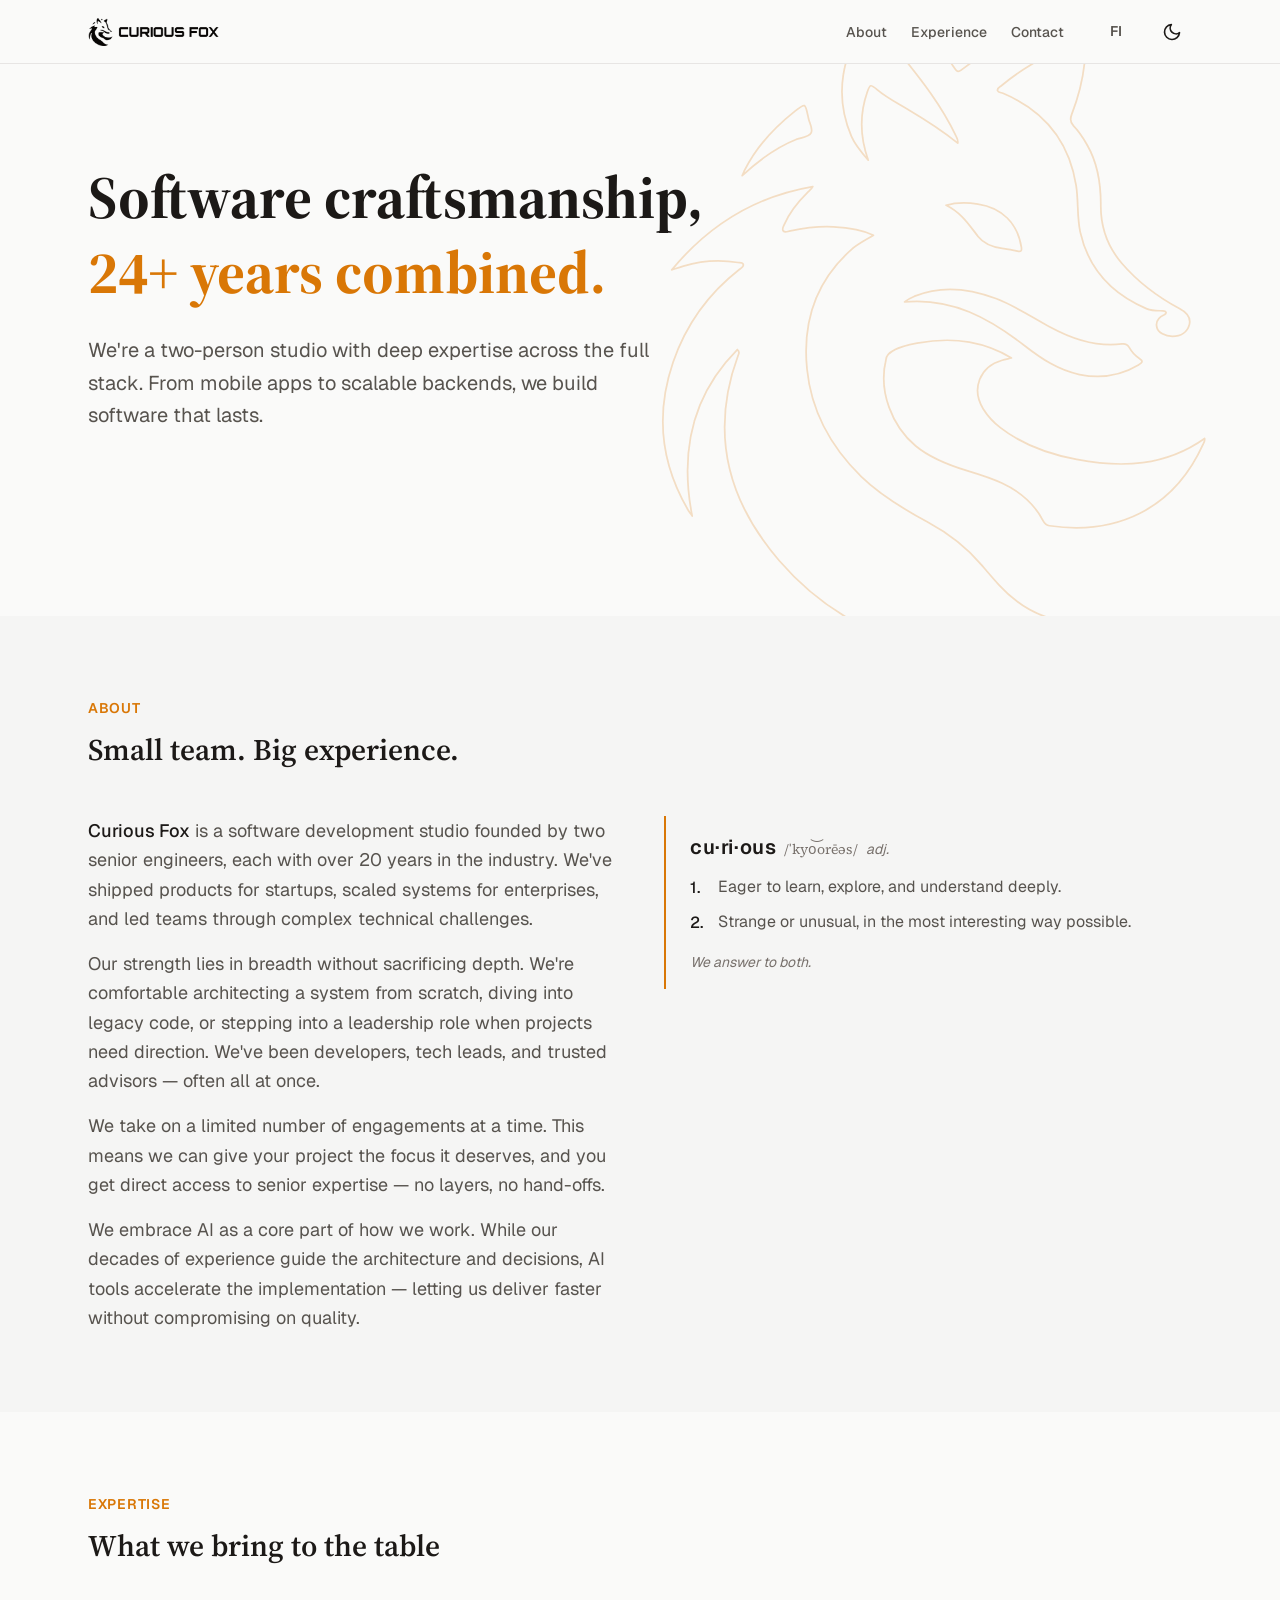
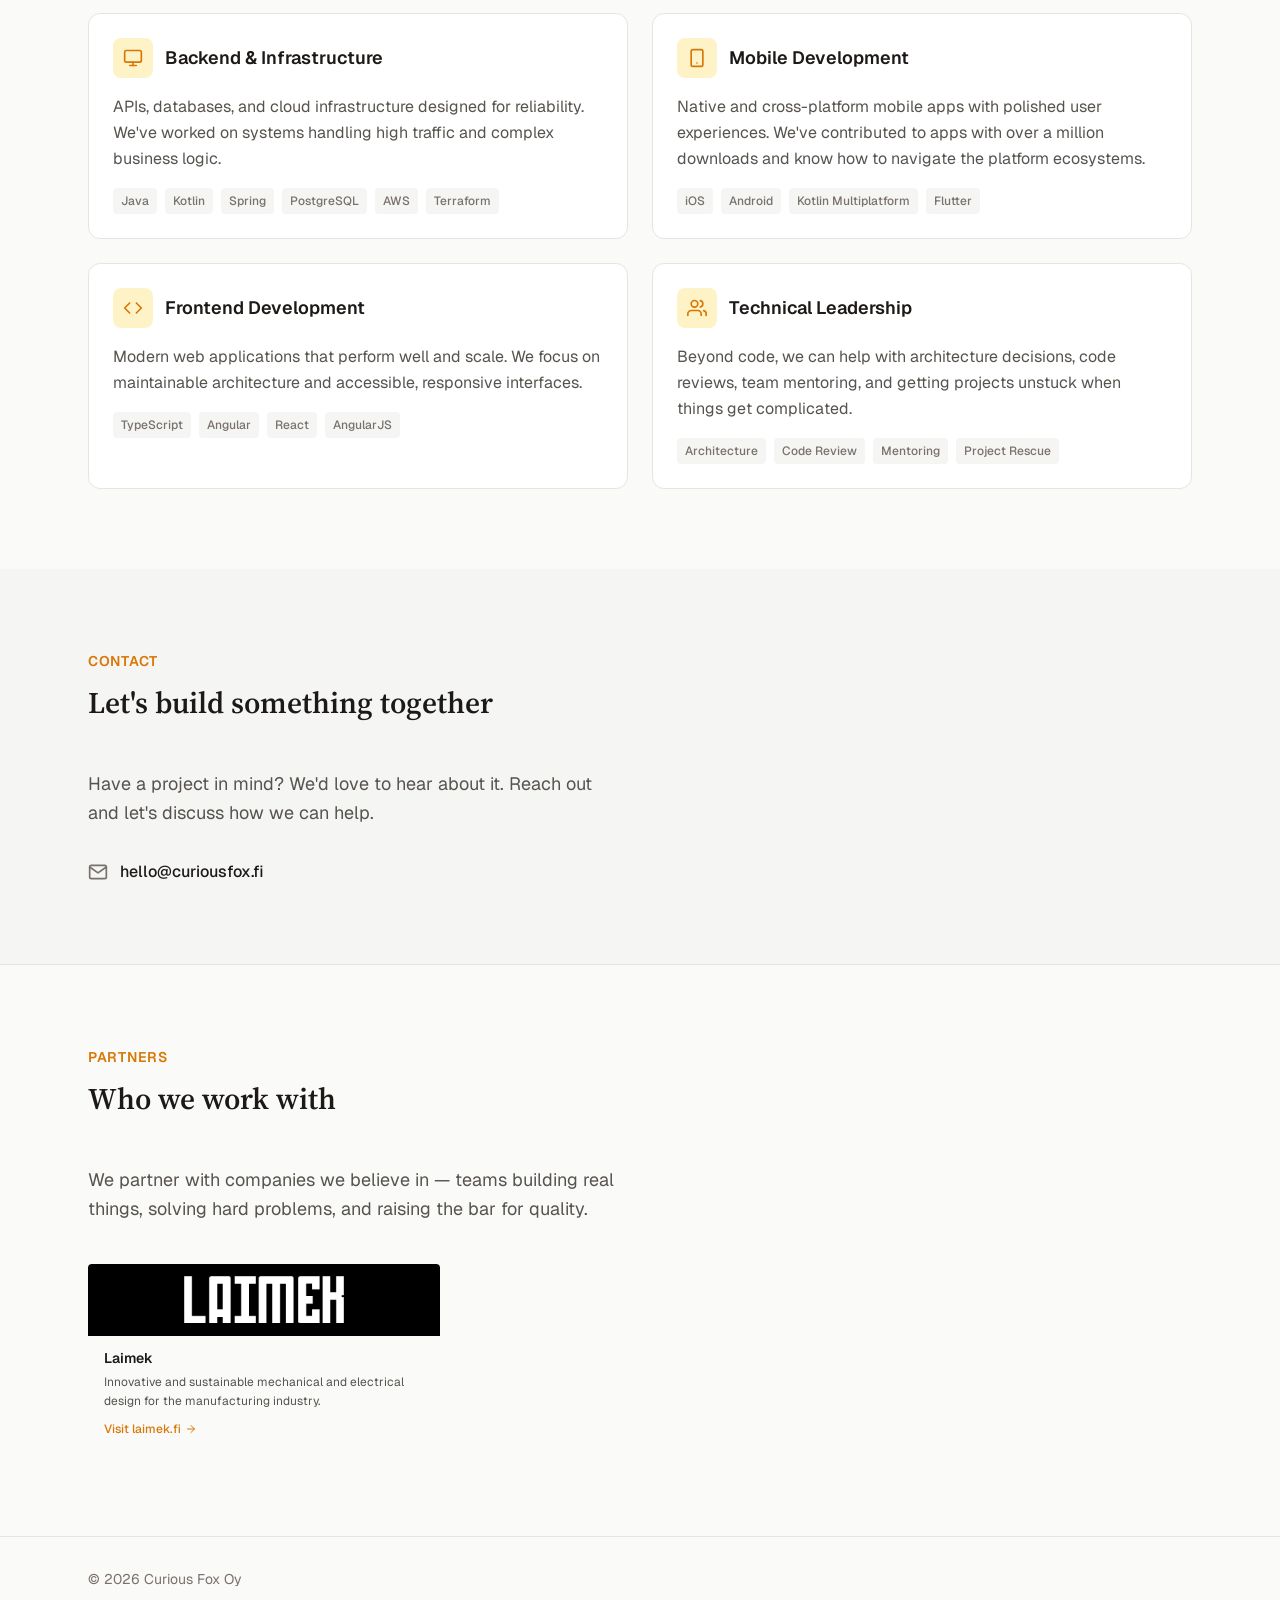
<file: index.html>
<!DOCTYPE html>
<html lang="en">
<head>
  <meta charset="UTF-8">
  <meta name="viewport" content="width=device-width, initial-scale=1.0">
  <meta name="description" content="Curious Fox - Software development expertise with 40+ years combined experience. Mobile, web, backend development and technical leadership.">
  <meta name="theme-color" content="#fafaf9">
  <meta name="color-scheme" content="light dark">
  
  <!-- Hreflang -->
  <link rel="alternate" hreflang="en" href="https://curiousfox.fi/">
  <link rel="alternate" hreflang="fi" href="https://curiousfox.fi/fi/">
  <link rel="alternate" hreflang="x-default" href="https://curiousfox.fi/">
  
  <!-- Open Graph -->
  <meta property="og:type" content="website">
  <meta property="og:title" content="Curious Fox | Software Development Expertise">
  <meta property="og:description" content="Software craftsmanship with 40+ years combined experience. Mobile, web, backend development and technical leadership.">
  <meta property="og:locale" content="en_US">
  
  <!-- Twitter Card -->
  <meta name="twitter:card" content="summary">
  <meta name="twitter:title" content="Curious Fox | Software Development Expertise">
  <meta name="twitter:description" content="Software craftsmanship with 40+ years combined experience. Mobile, web, backend development and technical leadership.">
  
  <title>Curious Fox | Software Development Expertise</title>
  
  <link rel="apple-touch-icon" sizes="180x180" href="/apple-touch-icon.png">
  <link rel="icon" type="image/png" sizes="32x32" href="/favicon-32x32.png">
  <link rel="icon" type="image/png" sizes="16x16" href="/favicon-16x16.png">
  <link rel="manifest" href="/site.webmanifest">
  <link rel="stylesheet" href="css/style.css?v=24">
  
  <script>
    (function() {
      const theme = localStorage.getItem('theme') || 
        (window.matchMedia('(prefers-color-scheme: dark)').matches ? 'dark' : 'light');
      document.documentElement.setAttribute('data-theme', theme);
    })();
  </script>
</head>
<body>
  <!-- Header -->
  <header class="header">
    <div class="container header__inner">
      <a href="#" class="header__logo">
        <img src="assets/logo_w_text_black.png" alt="" class="header__logo-icon" aria-hidden="true">
      </a>
      
      <nav class="header__nav">
        <ul class="header__nav-list">
          <li><a href="#about" class="header__nav-link">About</a></li>
          <li><a href="#experience" class="header__nav-link">Experience</a></li>
          <li><a href="#contact" class="header__nav-link">Contact</a></li>
        </ul>
        
        <div class="header__actions">
          <a href="/fi/" class="lang-switch" aria-label="Vaihda suomeksi">FI</a>
          
          <button class="theme-toggle" aria-label="Toggle dark mode" type="button">
            <svg class="theme-toggle__icon theme-toggle__icon--moon" viewBox="0 0 24 24" fill="none" stroke="currentColor" stroke-width="2" stroke-linecap="round" stroke-linejoin="round" aria-hidden="true">
              <path d="M21 12.79A9 9 0 1 1 11.21 3 7 7 0 0 0 21 12.79z"/>
            </svg>
            <svg class="theme-toggle__icon theme-toggle__icon--sun" viewBox="0 0 24 24" fill="none" stroke="currentColor" stroke-width="2" stroke-linecap="round" stroke-linejoin="round" aria-hidden="true">
              <circle cx="12" cy="12" r="5"/>
              <line x1="12" y1="1" x2="12" y2="3"/>
              <line x1="12" y1="21" x2="12" y2="23"/>
              <line x1="4.22" y1="4.22" x2="5.64" y2="5.64"/>
              <line x1="18.36" y1="18.36" x2="19.78" y2="19.78"/>
              <line x1="1" y1="12" x2="3" y2="12"/>
              <line x1="21" y1="12" x2="23" y2="12"/>
              <line x1="4.22" y1="19.78" x2="5.64" y2="18.36"/>
              <line x1="18.36" y1="5.64" x2="19.78" y2="4.22"/>
            </svg>
          </button>
          
          <button class="header__menu-btn" aria-label="Open menu" aria-expanded="false" type="button">
            <svg class="header__menu-icon header__menu-icon--open" viewBox="0 0 24 24" fill="none" stroke="currentColor" stroke-width="2" stroke-linecap="round" stroke-linejoin="round" aria-hidden="true">
              <line x1="3" y1="12" x2="21" y2="12"/>
              <line x1="3" y1="6" x2="21" y2="6"/>
              <line x1="3" y1="18" x2="21" y2="18"/>
            </svg>
            <svg class="header__menu-icon header__menu-icon--close" viewBox="0 0 24 24" fill="none" stroke="currentColor" stroke-width="2" stroke-linecap="round" stroke-linejoin="round" aria-hidden="true" style="display: none;">
              <line x1="18" y1="6" x2="6" y2="18"/>
              <line x1="6" y1="6" x2="18" y2="18"/>
            </svg>
          </button>
        </div>
      </nav>
    </div>
  </header>
  
  <!-- Mobile Navigation -->
  <nav class="mobile-nav" aria-label="Mobile navigation">
    <ul class="mobile-nav__list">
      <li><a href="#about" class="mobile-nav__link">About</a></li>
      <li><a href="#experience" class="mobile-nav__link">Experience</a></li>
      <li><a href="#contact" class="mobile-nav__link">Contact</a></li>
    </ul>
  </nav>

  <main>
    <!-- Hero Section -->
    <section class="hero">

      <!-- Wireframe logo — each path traces its bezier outline then loops a highlight -->
      <div class="hero__watermark" aria-hidden="true">
        <svg xmlns="http://www.w3.org/2000/svg" viewBox="0 0 161.09 190.1">
          <path class="wm-path wm-path--1" d="M51.03,63.53c-4.3-.26-8.52.36-12.72,1.23-.56.12-1.26.51-1.71-.09-.42-.56.02-1.18.25-1.73,1.57-3.6,3.99-6.6,6.77-9.33.52-.51,1.11-.96,1.47-1.7-16.54,2.83-29.89,11.05-40.56,23.98,1.12-.37,2.23-.75,3.36-1.09,5.15-1.57,10.38-1.86,15.68-1.04.56.09,1.39-.16,1.56.61.15.7-.62.98-1.08,1.33-9.02,7.03-15.45,15.96-19.14,26.76-5.07,14.84-3.57,29.1,4.4,42.64.27.46.61.88,1.1,1.59-3.59-18.33-.36-34.45,12.99-47.89.89.78.37,1.25.21,1.7-8.11,22.07-3.14,41.62,11.8,58.98,12.8,14.88,29.34,23.51,48.52,26.77,15.41,2.62,30.57,1.73,44.68-6.07,1.78-.98,3.49-2.06,5.14-3.76-2.07-.21-3.77.49-5.5.72-11.66,1.5-21.56-1.86-29.55-10.57-1.74-1.9-3.4-3.87-5.07-5.83-4.36-5.14-9.61-9.14-15.52-12.32-6.82-3.67-13.47-7.59-19.06-13.06-8.73-8.55-14.39-18.76-15.61-30.96-1.34-13.44,2.49-25.23,12.83-34.43,1.8-1.6,4.01-2.65,6.29-4.07-3.86-1.79-7.69-2.14-11.52-2.37Z"/>
          <path class="wm-path wm-path--2" d="M66.17,101.69c-2.28,9.12,1.78,19.24,8.55,24.86,4.37,3.63,9.59,5.55,14.94,7.16,3.38,1.02,6.75,2.07,9.95,3.56,5.06,2.35,9.15,5.78,11.76,10.79.4.77.9,1.29,1.82,1.43,19.08,2.78,35.64-4.56,44.17-23.4.23-.52.62-1.04.45-1.71-11.31,8.01-23.86,8.51-36.81,6.04-7.92-1.52-15.46-4.11-21.95-9.15-1.95-1.51-3.61-3.29-4.91-5.38-3.55-5.71-1.03-12.17,5.44-14.01.77-.22,1.55-.38,2.67-.65-3.93-2.38-7.9-3.79-12.11-4.55-8.39-1.52-23.67.56-23.98,5"/>
          <path class="wm-path wm-path--3" d="M153.4,91.74c.5-1.82-.29-3.36-2.72-4.66-6.33-3.4-11.99-7.63-16.7-13.11-4.13-4.81-6.07-10.4-6.03-16.64.04-6.07-.77-11.89-3.84-17.24-1.15-2.01-2.36-3.98-4.01-5.61-1.05-1.04-1.04-1.96-.54-3.26,2.41-6.24,3.93-12.67,3.96-19.41.01-2.38-.26-2.6-2.41-1.68-7.76,3.33-15.15,7.29-21.68,12.71-.49.41-1.39.7-1.18,1.48.16.59,1.02.54,1.57.77,11.85,5.03,19.02,13.77,21.04,26.58.7,4.42.2,8.95,1.18,13.34,2.42,10.81,9.18,17.85,19.17,22.08,1.48.63,3.06.52,4.61.57.33.01.71.01.87.39.18.45-.2.59-.49.73-1.59.72-2.58,1.8-2.11,3.67.37,1.46,2.35,2.55,4.47,2.55,2.44,0,4.27-1.25,4.83-3.28Z"/>
          <path class="wm-path wm-path--4" d="M106.05,97.71c4.76,3.69,9.7,7.06,15.78,8.29,5.99,1.21,11.66.46,16.95-2.72,1.04-.63,1.59-1.05.18-1.96-1.19-.77-2.14-1.87-2.84-3.12-.48-.85-1.16-1.13-2.09-1-7.52,1.02-14.25-1.38-20.7-4.89-5.15-2.8-10.04-6.09-15.56-8.18-7.71-2.93-15.47-3.92-23.35-.68-.93.38-1.88.73-2.9,1.66,13.74-1.27,24.46,4.8,34.54,12.6Z"/>
          <path class="wm-path wm-path--5" d="M60.75,24.77c.82-2.33.95-2.35,2.85-.73,2.59,2.21,5.62,3.77,8.53,5.5,5.01,2.97,9.93,6.06,14.67,9.88.18-1.02-.3-1.6-.59-2.2-4.1-8.65-9.95-16.1-15.93-23.47-2.73-3.37-5.49-6.72-7.77-10.41-.63-1.01-1.18-1.28-1.91-.14-6.82,10.75-9.64,22.01-4.38,34.29,1.04,2.44,2.74,4.47,4.84,6.84-2.46-6.81-2.53-13.18-.3-19.55Z"/>
          <path class="wm-path wm-path--6" d="M92.64,66.26c1.73,2.21,4.24,3.04,6.94,3.43,1.46.21,2.93.46,4.37.78,1.06.23,1.33.04,1.15-1.12-1.1-6.88-5.58-11.36-12.49-12.4-3.8-.57-6.22-.51-9.18.36,4.29,2,6.6,5.61,9.21,8.95Z"/>
          <path class="wm-path wm-path--7" d="M40.46,38.31c1.43-.57,3.48-.52,4.16-1.82.68-1.28-.61-2.92-.82-4.44-.02-.13-.06-.26-.08-.4-.74-3.77-.76-3.8-3.73-1.45-5.95,4.72-11.1,10.12-14.49,17.02-.17.35-.31.71-.7,1.57,4.92-4.61,9.86-8.19,15.65-10.49Z"/>
          <path class="wm-path wm-path--8" d="M82.83,11.41c-1.22,0-.99.61-.54,1.27,1.26,1.84,2.57,3.65,3.81,5.51.51.77,1.01.74,1.67.24,2.21-1.65,4.44-3.29,7.03-5.2-4.18-1.36-8.04-1.82-11.97-1.82Z"/>
        </svg>
      </div>

      <div class="container">
        <div class="hero__content">
          <h1 class="hero__title" aria-label="Software craftsmanship, 40+ years combined.">
            <span class="hero__typewriter" data-text="Software craftsmanship," aria-hidden="true"></span><span class="hero__cursor" aria-hidden="true"></span><br aria-hidden="true">
            <span class="hero__title-accent hero__title-accent--anim" aria-hidden="true"><span class="hero__count" data-target="40">40</span>+ years combined.</span>
          </h1>
          <p class="hero__subtitle hero__item-anim">
            We're a two-person studio with deep expertise across the full stack. 
            From mobile apps to scalable backends, we build software that lasts.
          </p>
          <a href="#contact" class="hero__cta hero__item-anim" style="--anim-delay: 150ms">
            Let's talk
            <svg class="hero__cta-icon" viewBox="0 0 24 24" fill="none" stroke="currentColor" stroke-width="2" stroke-linecap="round" stroke-linejoin="round" aria-hidden="true">
              <line x1="5" y1="12" x2="19" y2="12"/>
              <polyline points="12 5 19 12 12 19"/>
            </svg>
          </a>
        </div>
      </div>
    </section>

    <!-- About Section -->
    <section id="about" class="section section--alt">
      <div class="container">
        <header class="section__header fade-in">
          <span class="section__label">About</span>
          <h2 class="section__title">Small team. Big experience.</h2>
        </header>
        
        <div class="about__content">
          <div class="about__text fade-in">
            <p>
              <span class="about__highlight">Curious Fox</span> is a software development studio 
              founded by two senior engineers, each with over 20 years in the industry. 
              We've shipped products for startups, scaled systems for enterprises, and led 
              teams through complex technical challenges.
            </p>
            <p>
              Our strength lies in breadth without sacrificing depth. We're comfortable 
              architecting a system from scratch, diving into legacy code, or stepping into 
              a leadership role when projects need direction. We've been developers, tech 
              leads, and trusted advisors — often all at once.
            </p>
            <p>
              We take on a limited number of engagements at a time. This means we can give 
              your project the focus it deserves, and you get direct access to senior 
              expertise — no layers, no hand-offs.
            </p>
            <p>
              We embrace AI as a core part of how we work. While our decades of experience 
              guide the architecture and decisions, AI tools accelerate the implementation — 
              letting us deliver faster without compromising on quality.
            </p>
          </div>

          <div class="about__definition fade-in">
            <div class="about__def-header">
              <span class="about__def-word">cu·ri·ous</span>
              <span class="about__def-phonetic">/ˈkyo͝orēəs/</span>
              <span class="about__def-pos">adj.</span>
            </div>
            <ol class="about__def-list">
              <li>Eager to learn, explore, and understand deeply.</li>
              <li>Strange or unusual, in the most interesting way possible.</li>
            </ol>
            <p class="about__def-tagline">We answer to both.</p>
          </div>
        </div>
      </div>
    </section>

    <!-- Experience Section -->
    <section id="experience" class="section">
      <div class="container">
        <header class="section__header fade-in">
          <span class="section__label">Expertise</span>
          <h2 class="section__title">What we bring to the table</h2>
        </header>
        
        <div class="experience__grid">
          <!-- Backend Development -->
          <article class="experience__item fade-in">
            <div class="experience__item-header">
              <div class="experience__item-icon">
                <svg viewBox="0 0 24 24" fill="none" stroke="currentColor" stroke-width="2" stroke-linecap="round" stroke-linejoin="round" aria-hidden="true">
                  <rect x="2" y="3" width="20" height="14" rx="2" ry="2"/>
                  <line x1="8" y1="21" x2="16" y2="21"/>
                  <line x1="12" y1="17" x2="12" y2="21"/>
                </svg>
              </div>
              <h3 class="experience__item-title">Backend & Infrastructure</h3>
            </div>
            <p class="experience__item-desc">
              APIs, databases, and cloud infrastructure designed for reliability. 
              We've worked on systems handling high traffic and complex business logic.
            </p>
            <div class="experience__item-tags">
              <span class="experience__tag">Java</span>
              <span class="experience__tag">Kotlin</span>
              <span class="experience__tag">Spring</span>
              <span class="experience__tag">PostgreSQL</span>
              <span class="experience__tag">AWS</span>
              <span class="experience__tag">Terraform</span>
            </div>
          </article>
          
          <!-- Mobile Development -->
          <article class="experience__item fade-in">
            <div class="experience__item-header">
              <div class="experience__item-icon">
                <svg viewBox="0 0 24 24" fill="none" stroke="currentColor" stroke-width="2" stroke-linecap="round" stroke-linejoin="round" aria-hidden="true">
                  <rect x="5" y="2" width="14" height="20" rx="2" ry="2"/>
                  <line x1="12" y1="18" x2="12.01" y2="18"/>
                </svg>
              </div>
              <h3 class="experience__item-title">Mobile Development</h3>
            </div>
            <p class="experience__item-desc">
              Native and cross-platform mobile apps with polished user experiences. 
              We've contributed to apps with over a million downloads and know how to navigate the platform ecosystems.
            </p>
            <div class="experience__item-tags">
              <span class="experience__tag">iOS</span>
              <span class="experience__tag">Android</span>
              <span class="experience__tag">Kotlin Multiplatform</span>
              <span class="experience__tag">Flutter</span>
            </div>
          </article>
          
          <!-- Frontend Development -->
          <article class="experience__item fade-in">
            <div class="experience__item-header">
              <div class="experience__item-icon">
                <svg viewBox="0 0 24 24" fill="none" stroke="currentColor" stroke-width="2" stroke-linecap="round" stroke-linejoin="round" aria-hidden="true">
                  <polyline points="16 18 22 12 16 6"/>
                  <polyline points="8 6 2 12 8 18"/>
                </svg>
              </div>
              <h3 class="experience__item-title">Frontend Development</h3>
            </div>
            <p class="experience__item-desc">
              Modern web applications that perform well and scale. We focus on 
              maintainable architecture and accessible, responsive interfaces.
            </p>
            <div class="experience__item-tags">
              <span class="experience__tag">TypeScript</span>
              <span class="experience__tag">Angular</span>
              <span class="experience__tag">React</span>
              <span class="experience__tag">AngularJS</span>
            </div>
          </article>
          
          <!-- Technical Leadership -->
          <article class="experience__item fade-in">
            <div class="experience__item-header">
              <div class="experience__item-icon">
                <svg viewBox="0 0 24 24" fill="none" stroke="currentColor" stroke-width="2" stroke-linecap="round" stroke-linejoin="round" aria-hidden="true">
                  <path d="M17 21v-2a4 4 0 0 0-4-4H5a4 4 0 0 0-4 4v2"/>
                  <circle cx="9" cy="7" r="4"/>
                  <path d="M23 21v-2a4 4 0 0 0-3-3.87"/>
                  <path d="M16 3.13a4 4 0 0 1 0 7.75"/>
                </svg>
              </div>
              <h3 class="experience__item-title">Technical Leadership</h3>
            </div>
            <p class="experience__item-desc">
              Beyond code, we can help with architecture decisions, code reviews, 
              team mentoring, and getting projects unstuck when things get complicated.
            </p>
            <div class="experience__item-tags">
              <span class="experience__tag">Architecture</span>
              <span class="experience__tag">Code Review</span>
              <span class="experience__tag">Mentoring</span>
              <span class="experience__tag">Project Rescue</span>
            </div>
          </article>
        </div>
      </div>
    </section>

    <!-- Contact Section -->
    <section id="contact" class="section section--alt">
      <div class="container">
        <header class="section__header fade-in">
          <span class="section__label">Contact</span>
          <h2 class="section__title">Let's build something together</h2>
        </header>
        
        <div class="contact__content fade-in">
          <p class="contact__text">
            Have a project in mind? We'd love to hear about it. 
            Reach out and let's discuss how we can help.
          </p>
          
          <div class="contact__links">
            <a href="mailto:hello@curiousfox.fi" class="contact__link">
              <svg class="contact__link-icon" viewBox="0 0 24 24" fill="none" stroke="currentColor" stroke-width="2" stroke-linecap="round" stroke-linejoin="round" aria-hidden="true">
                <path d="M4 4h16c1.1 0 2 .9 2 2v12c0 1.1-.9 2-2 2H4c-1.1 0-2-.9-2-2V6c0-1.1.9-2 2-2z"/>
                <polyline points="22,6 12,13 2,6"/>
              </svg>
              hello@curiousfox.fi
            </a>
          </div>
        </div>
      </div>
    </section>

    <!-- Partners Section -->
    <section id="partners" class="section section--divided">
      <div class="container">
        <header class="section__header fade-in">
          <span class="section__label">Partners</span>
          <h2 class="section__title">Who we work with</h2>
        </header>

        <p class="partners__intro fade-in">
          We partner with companies we believe in — teams building real things,
          solving hard problems, and raising the bar for quality.
        </p>

        <div class="partners__grid">

          <!-- Laimek -->
          <article class="partner__card fade-in">
            <div class="partner__logo-wrap partner__logo-wrap--dark">
              <img src="assets/laimek.png" alt="Laimek">
            </div>
            <div class="partner__info">
              <h3 class="partner__name">Laimek</h3>
              <p class="partner__desc">
                Innovative and sustainable mechanical and electrical design for the manufacturing industry.
              </p>
              <a href="https://laimek.fi/" class="partner__link" target="_blank" rel="noopener noreferrer">
                Visit laimek.fi
                <svg viewBox="0 0 24 24" fill="none" stroke="currentColor" stroke-width="2" stroke-linecap="round" stroke-linejoin="round" aria-hidden="true">
                  <line x1="5" y1="12" x2="19" y2="12"/>
                  <polyline points="12 5 19 12 12 19"/>
                </svg>
              </a>
            </div>
          </article>

          <!--<article class="partner__card partner__card--placeholder" aria-hidden="true">
            <div class="partner__placeholder-body">
              <svg class="partner__placeholder-icon" viewBox="0 0 24 24" fill="none" stroke="currentColor" stroke-width="1.5" stroke-linecap="round" stroke-linejoin="round" aria-hidden="true">
                <circle cx="12" cy="12" r="10"/>
                <line x1="12" y1="8" x2="12" y2="16"/>
                <line x1="8" y1="12" x2="16" y2="12"/>
              </svg>
              <span class="partner__placeholder-text">More coming soon</span>
            </div>
          </article>

          <article class="partner__card partner__card--placeholder" aria-hidden="true">
            <div class="partner__placeholder-body">
              <svg class="partner__placeholder-icon" viewBox="0 0 24 24" fill="none" stroke="currentColor" stroke-width="1.5" stroke-linecap="round" stroke-linejoin="round" aria-hidden="true">
                <circle cx="12" cy="12" r="10"/>
                <line x1="12" y1="8" x2="12" y2="16"/>
                <line x1="8" y1="12" x2="16" y2="12"/>
              </svg>
              <span class="partner__placeholder-text">More coming soon</span>
            </div>
          </article>-->

        </div>
      </div>
    </section>
  </main>

  <!-- Footer -->
  <footer class="footer">
    <div class="container footer__inner">
      <p class="footer__copyright">
        &copy; 2026 Curious Fox Oy
      </p>
    </div>
  </footer>

  <script src="js/main.js?v=23"></script>
</body>
</html>
</file>
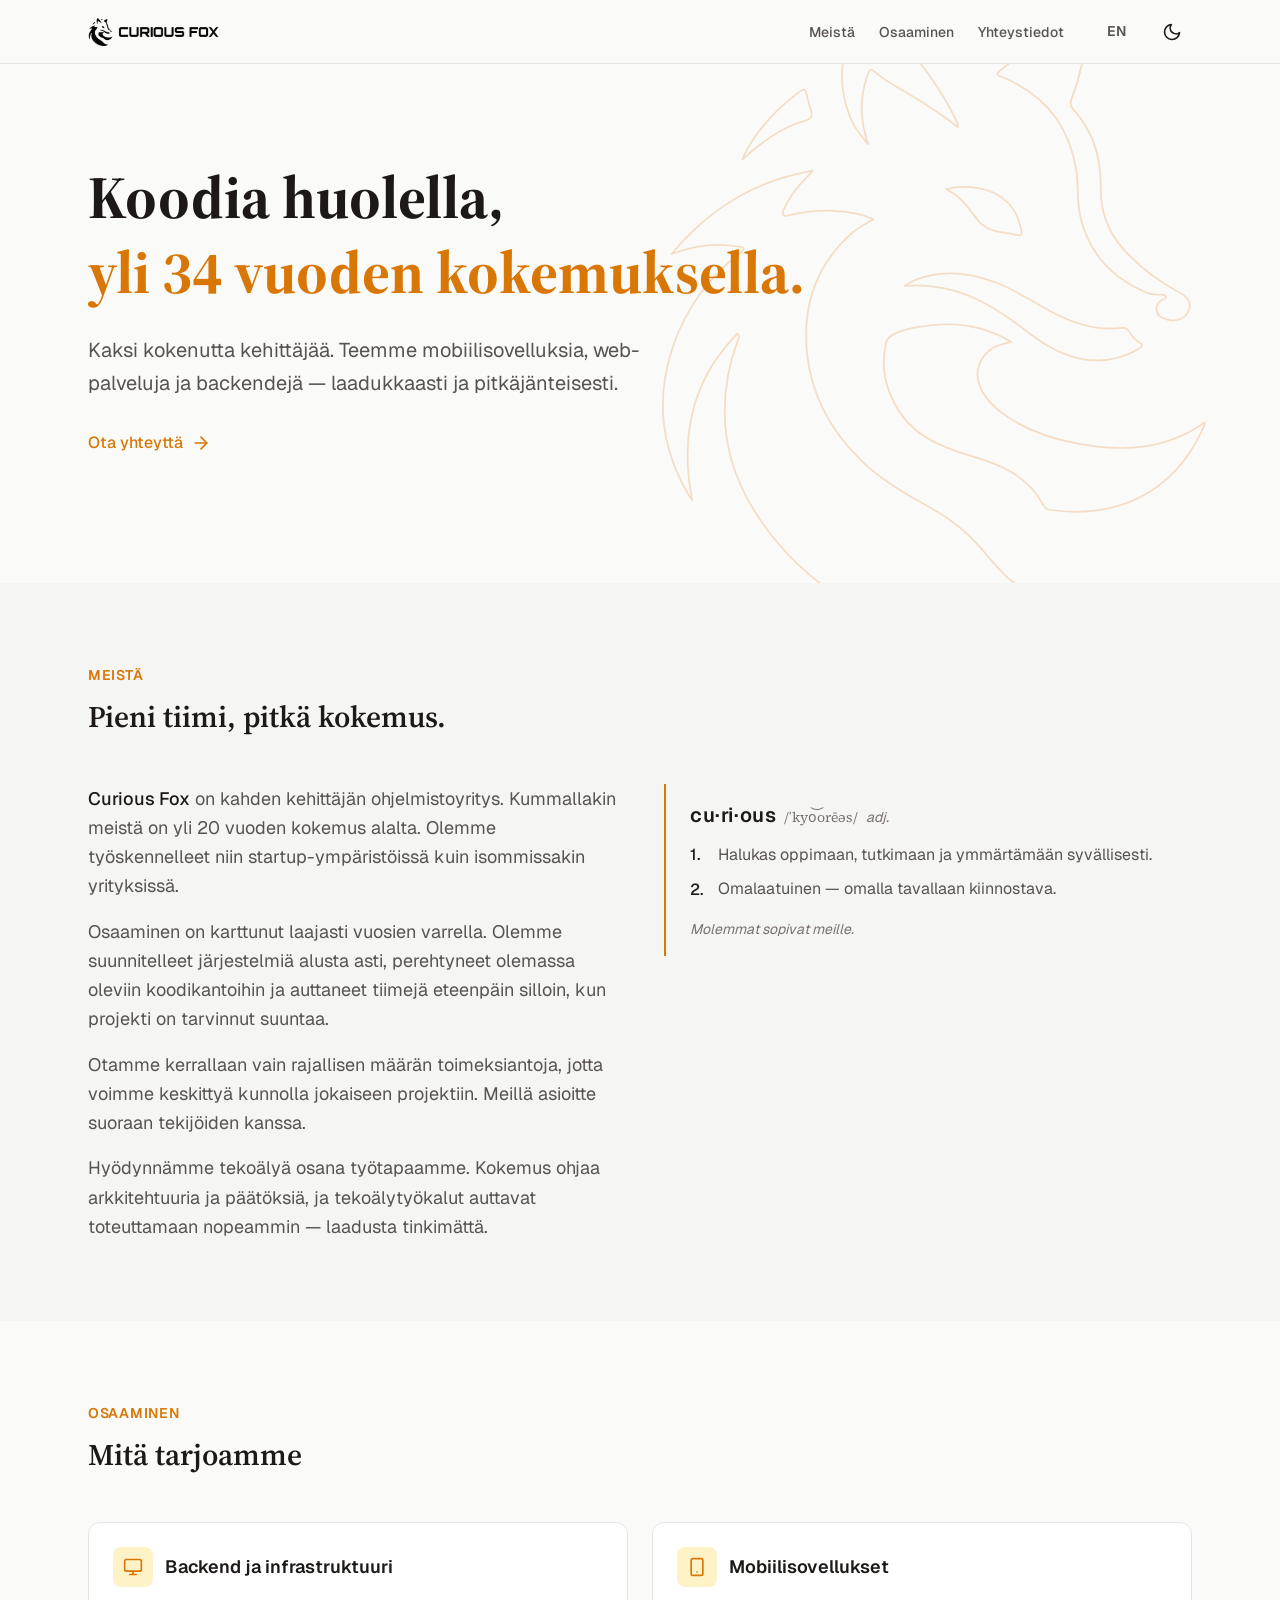
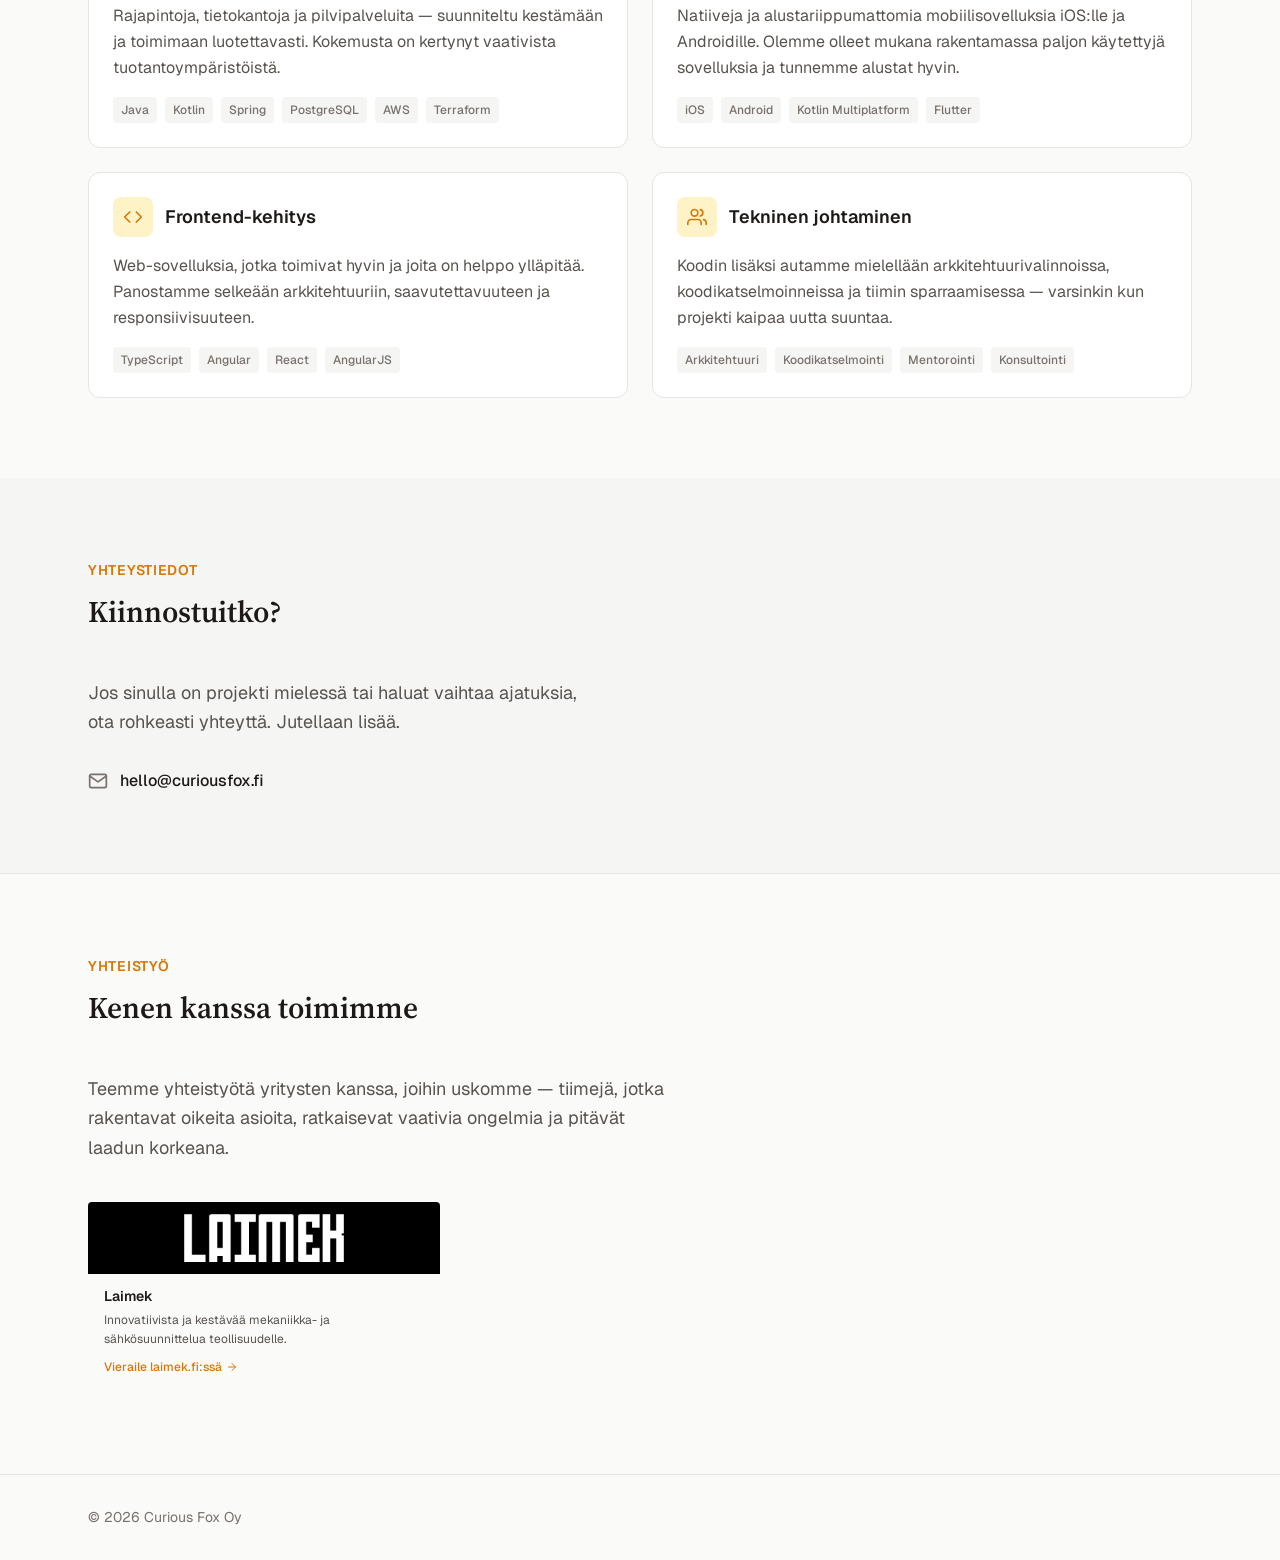
<file: fi/index.html>
<!DOCTYPE html>
<html lang="fi">
<head>
  <meta charset="UTF-8">
  <meta name="viewport" content="width=device-width, initial-scale=1.0">
  <meta name="description" content="Curious Fox - Kahden kokeneen kehittäjän ohjelmistoyritys. Mobiili-, web- ja backend-kehitystä yli 40 vuoden yhteisellä kokemuksella.">
  <meta name="theme-color" content="#fafaf9">
  <meta name="color-scheme" content="light dark">
  
  <!-- Hreflang -->
  <link rel="alternate" hreflang="en" href="https://curiousfox.fi/">
  <link rel="alternate" hreflang="fi" href="https://curiousfox.fi/fi/">
  <link rel="alternate" hreflang="x-default" href="https://curiousfox.fi/">
  
  <!-- Open Graph -->
  <meta property="og:type" content="website">
  <meta property="og:title" content="Curious Fox | Ohjelmistokehitystä kokemuksella">
  <meta property="og:description" content="Kaksi kokenutta kehittäjää. Mobiili-, web- ja backend-kehitystä yli 40 vuoden yhteisellä kokemuksella.">
  <meta property="og:locale" content="fi_FI">
  
  <!-- Twitter Card -->
  <meta name="twitter:card" content="summary">
  <meta name="twitter:title" content="Curious Fox | Ohjelmistokehitystä kokemuksella">
  <meta name="twitter:description" content="Kaksi kokenutta kehittäjää. Mobiili-, web- ja backend-kehitystä yli 40 vuoden yhteisellä kokemuksella.">
  
  <title>Curious Fox | Ohjelmistokehitystä kokemuksella</title>
  
  <link rel="apple-touch-icon" sizes="180x180" href="/apple-touch-icon.png">
  <link rel="icon" type="image/png" sizes="32x32" href="/favicon-32x32.png">
  <link rel="icon" type="image/png" sizes="16x16" href="/favicon-16x16.png">
  <link rel="manifest" href="/site.webmanifest">
  <link rel="stylesheet" href="../css/style.css?v=24">
  
  <script>
    (function() {
      const theme = localStorage.getItem('theme') || 
        (window.matchMedia('(prefers-color-scheme: dark)').matches ? 'dark' : 'light');
      document.documentElement.setAttribute('data-theme', theme);
    })();
  </script>
</head>
<body>
  <!-- Header -->
  <header class="header">
    <div class="container header__inner">
      <a href="/fi/" class="header__logo">
        <img src="../assets/logo_w_text_black.png" alt="" class="header__logo-icon" aria-hidden="true">
      </a>
      
      <nav class="header__nav">
        <ul class="header__nav-list">
          <li><a href="#about" class="header__nav-link">Meistä</a></li>
          <li><a href="#experience" class="header__nav-link">Osaaminen</a></li>
          <li><a href="#contact" class="header__nav-link">Yhteystiedot</a></li>
        </ul>
        
        <div class="header__actions">
          <a href="/" class="lang-switch" aria-label="Switch to English">EN</a>
          
          <button class="theme-toggle" aria-label="Vaihda tumma tila" type="button">
            <svg class="theme-toggle__icon theme-toggle__icon--moon" viewBox="0 0 24 24" fill="none" stroke="currentColor" stroke-width="2" stroke-linecap="round" stroke-linejoin="round" aria-hidden="true">
              <path d="M21 12.79A9 9 0 1 1 11.21 3 7 7 0 0 0 21 12.79z"/>
            </svg>
            <svg class="theme-toggle__icon theme-toggle__icon--sun" viewBox="0 0 24 24" fill="none" stroke="currentColor" stroke-width="2" stroke-linecap="round" stroke-linejoin="round" aria-hidden="true">
              <circle cx="12" cy="12" r="5"/>
              <line x1="12" y1="1" x2="12" y2="3"/>
              <line x1="12" y1="21" x2="12" y2="23"/>
              <line x1="4.22" y1="4.22" x2="5.64" y2="5.64"/>
              <line x1="18.36" y1="18.36" x2="19.78" y2="19.78"/>
              <line x1="1" y1="12" x2="3" y2="12"/>
              <line x1="21" y1="12" x2="23" y2="12"/>
              <line x1="4.22" y1="19.78" x2="5.64" y2="18.36"/>
              <line x1="18.36" y1="5.64" x2="19.78" y2="4.22"/>
            </svg>
          </button>
          
          <button class="header__menu-btn" aria-label="Avaa valikko" aria-expanded="false" type="button">
            <svg class="header__menu-icon header__menu-icon--open" viewBox="0 0 24 24" fill="none" stroke="currentColor" stroke-width="2" stroke-linecap="round" stroke-linejoin="round" aria-hidden="true">
              <line x1="3" y1="12" x2="21" y2="12"/>
              <line x1="3" y1="6" x2="21" y2="6"/>
              <line x1="3" y1="18" x2="21" y2="18"/>
            </svg>
            <svg class="header__menu-icon header__menu-icon--close" viewBox="0 0 24 24" fill="none" stroke="currentColor" stroke-width="2" stroke-linecap="round" stroke-linejoin="round" aria-hidden="true" style="display: none;">
              <line x1="18" y1="6" x2="6" y2="18"/>
              <line x1="6" y1="6" x2="18" y2="18"/>
            </svg>
          </button>
        </div>
      </nav>
    </div>
  </header>
  
  <!-- Mobile Navigation -->
  <nav class="mobile-nav" aria-label="Mobiilinavigointi">
    <ul class="mobile-nav__list">
      <li><a href="#about" class="mobile-nav__link">Meistä</a></li>
      <li><a href="#experience" class="mobile-nav__link">Osaaminen</a></li>
      <li><a href="#contact" class="mobile-nav__link">Yhteystiedot</a></li>
    </ul>
  </nav>

  <main>
    <!-- Hero Section -->
    <section class="hero">

      <!-- Wireframe logo — each path traces its bezier outline then loops a highlight -->
      <div class="hero__watermark" aria-hidden="true">
        <svg xmlns="http://www.w3.org/2000/svg" viewBox="0 0 161.09 190.1">
          <path class="wm-path wm-path--1" d="M51.03,63.53c-4.3-.26-8.52.36-12.72,1.23-.56.12-1.26.51-1.71-.09-.42-.56.02-1.18.25-1.73,1.57-3.6,3.99-6.6,6.77-9.33.52-.51,1.11-.96,1.47-1.7-16.54,2.83-29.89,11.05-40.56,23.98,1.12-.37,2.23-.75,3.36-1.09,5.15-1.57,10.38-1.86,15.68-1.04.56.09,1.39-.16,1.56.61.15.7-.62.98-1.08,1.33-9.02,7.03-15.45,15.96-19.14,26.76-5.07,14.84-3.57,29.1,4.4,42.64.27.46.61.88,1.1,1.59-3.59-18.33-.36-34.45,12.99-47.89.89.78.37,1.25.21,1.7-8.11,22.07-3.14,41.62,11.8,58.98,12.8,14.88,29.34,23.51,48.52,26.77,15.41,2.62,30.57,1.73,44.68-6.07,1.78-.98,3.49-2.06,5.14-3.76-2.07-.21-3.77.49-5.5.72-11.66,1.5-21.56-1.86-29.55-10.57-1.74-1.9-3.4-3.87-5.07-5.83-4.36-5.14-9.61-9.14-15.52-12.32-6.82-3.67-13.47-7.59-19.06-13.06-8.73-8.55-14.39-18.76-15.61-30.96-1.34-13.44,2.49-25.23,12.83-34.43,1.8-1.6,4.01-2.65,6.29-4.07-3.86-1.79-7.69-2.14-11.52-2.37Z"/>
          <path class="wm-path wm-path--2" d="M66.17,101.69c-2.28,9.12,1.78,19.24,8.55,24.86,4.37,3.63,9.59,5.55,14.94,7.16,3.38,1.02,6.75,2.07,9.95,3.56,5.06,2.35,9.15,5.78,11.76,10.79.4.77.9,1.29,1.82,1.43,19.08,2.78,35.64-4.56,44.17-23.4.23-.52.62-1.04.45-1.71-11.31,8.01-23.86,8.51-36.81,6.04-7.92-1.52-15.46-4.11-21.95-9.15-1.95-1.51-3.61-3.29-4.91-5.38-3.55-5.71-1.03-12.17,5.44-14.01.77-.22,1.55-.38,2.67-.65-3.93-2.38-7.9-3.79-12.11-4.55-8.39-1.52-23.67.56-23.98,5"/>
          <path class="wm-path wm-path--3" d="M153.4,91.74c.5-1.82-.29-3.36-2.72-4.66-6.33-3.4-11.99-7.63-16.7-13.11-4.13-4.81-6.07-10.4-6.03-16.64.04-6.07-.77-11.89-3.84-17.24-1.15-2.01-2.36-3.98-4.01-5.61-1.05-1.04-1.04-1.96-.54-3.26,2.41-6.24,3.93-12.67,3.96-19.41.01-2.38-.26-2.6-2.41-1.68-7.76,3.33-15.15,7.29-21.68,12.71-.49.41-1.39.7-1.18,1.48.16.59,1.02.54,1.57.77,11.85,5.03,19.02,13.77,21.04,26.58.7,4.42.2,8.95,1.18,13.34,2.42,10.81,9.18,17.85,19.17,22.08,1.48.63,3.06.52,4.61.57.33.01.71.01.87.39.18.45-.2.59-.49.73-1.59.72-2.58,1.8-2.11,3.67.37,1.46,2.35,2.55,4.47,2.55,2.44,0,4.27-1.25,4.83-3.28Z"/>
          <path class="wm-path wm-path--4" d="M106.05,97.71c4.76,3.69,9.7,7.06,15.78,8.29,5.99,1.21,11.66.46,16.95-2.72,1.04-.63,1.59-1.05.18-1.96-1.19-.77-2.14-1.87-2.84-3.12-.48-.85-1.16-1.13-2.09-1-7.52,1.02-14.25-1.38-20.7-4.89-5.15-2.8-10.04-6.09-15.56-8.18-7.71-2.93-15.47-3.92-23.35-.68-.93.38-1.88.73-2.9,1.66,13.74-1.27,24.46,4.8,34.54,12.6Z"/>
          <path class="wm-path wm-path--5" d="M60.75,24.77c.82-2.33.95-2.35,2.85-.73,2.59,2.21,5.62,3.77,8.53,5.5,5.01,2.97,9.93,6.06,14.67,9.88.18-1.02-.3-1.6-.59-2.2-4.1-8.65-9.95-16.1-15.93-23.47-2.73-3.37-5.49-6.72-7.77-10.41-.63-1.01-1.18-1.28-1.91-.14-6.82,10.75-9.64,22.01-4.38,34.29,1.04,2.44,2.74,4.47,4.84,6.84-2.46-6.81-2.53-13.18-.3-19.55Z"/>
          <path class="wm-path wm-path--6" d="M92.64,66.26c1.73,2.21,4.24,3.04,6.94,3.43,1.46.21,2.93.46,4.37.78,1.06.23,1.33.04,1.15-1.12-1.1-6.88-5.58-11.36-12.49-12.4-3.8-.57-6.22-.51-9.18.36,4.29,2,6.6,5.61,9.21,8.95Z"/>
          <path class="wm-path wm-path--7" d="M40.46,38.31c1.43-.57,3.48-.52,4.16-1.82.68-1.28-.61-2.92-.82-4.44-.02-.13-.06-.26-.08-.4-.74-3.77-.76-3.8-3.73-1.45-5.95,4.72-11.1,10.12-14.49,17.02-.17.35-.31.71-.7,1.57,4.92-4.61,9.86-8.19,15.65-10.49Z"/>
          <path class="wm-path wm-path--8" d="M82.83,11.41c-1.22,0-.99.61-.54,1.27,1.26,1.84,2.57,3.65,3.81,5.51.51.77,1.01.74,1.67.24,2.21-1.65,4.44-3.29,7.03-5.2-4.18-1.36-8.04-1.82-11.97-1.82Z"/>
        </svg>
      </div>

      <div class="container">
        <div class="hero__content">
          <h1 class="hero__title" aria-label="Koodia huolella, yli 40 vuoden kokemuksella.">
            <span class="hero__typewriter" data-text="Koodia huolella," aria-hidden="true"></span><span class="hero__cursor" aria-hidden="true"></span><br aria-hidden="true">
            <span class="hero__title-accent hero__title-accent--anim" aria-hidden="true">yli <span class="hero__count" data-target="40">40</span> vuoden kokemuksella.</span>
          </h1>
          <p class="hero__subtitle hero__item-anim">
            Kaksi kokenutta kehittäjää. Teemme mobiilisovelluksia, 
            web-palveluja ja backendejä — laadukkaasti ja pitkäjänteisesti.
          </p>
          <a href="#contact" class="hero__cta hero__item-anim" style="--anim-delay: 150ms">
            Ota yhteyttä
            <svg class="hero__cta-icon" viewBox="0 0 24 24" fill="none" stroke="currentColor" stroke-width="2" stroke-linecap="round" stroke-linejoin="round" aria-hidden="true">
              <line x1="5" y1="12" x2="19" y2="12"/>
              <polyline points="12 5 19 12 12 19"/>
            </svg>
          </a>
        </div>
      </div>
    </section>

    <!-- About Section -->
    <section id="about" class="section section--alt">
      <div class="container">
        <header class="section__header fade-in">
          <span class="section__label">Meistä</span>
          <h2 class="section__title">Pieni tiimi, pitkä kokemus.</h2>
        </header>
        
        <div class="about__content">
          <div class="about__text fade-in">
            <p>
              <span class="about__highlight">Curious Fox</span> on kahden kehittäjän 
              ohjelmistoyritys. Kummallakin meistä on yli 20 vuoden kokemus alalta. 
              Olemme työskennelleet niin startup-ympäristöissä kuin isommissakin yrityksissä.
            </p>
            <p>
              Osaaminen on karttunut laajasti vuosien varrella. Olemme suunnitelleet 
              järjestelmiä alusta asti, perehtyneet olemassa oleviin koodikantoihin ja 
              auttaneet tiimejä eteenpäin silloin, kun projekti on tarvinnut suuntaa.
            </p>
            <p>
              Otamme kerrallaan vain rajallisen määrän toimeksiantoja, jotta voimme 
              keskittyä kunnolla jokaiseen projektiin. Meillä asioitte suoraan 
              tekijöiden kanssa.
            </p>
            <p>
              Hyödynnämme tekoälyä osana työtapaamme. Kokemus ohjaa arkkitehtuuria ja 
              päätöksiä, ja tekoälytyökalut auttavat toteuttamaan nopeammin — laadusta 
              tinkimättä.
            </p>
          </div>

          <div class="about__definition fade-in">
            <div class="about__def-header">
              <span class="about__def-word">cu·ri·ous</span>
              <span class="about__def-phonetic">/ˈkyo͝orēəs/</span>
              <span class="about__def-pos">adj.</span>
            </div>
            <ol class="about__def-list">
              <li>Halukas oppimaan, tutkimaan ja ymmärtämään syvällisesti.</li>
              <li>Omalaatuinen — omalla tavallaan kiinnostava.</li>
            </ol>
            <p class="about__def-tagline">Molemmat sopivat meille.</p>
          </div>
        </div>
      </div>
    </section>

    <!-- Experience Section -->
    <section id="experience" class="section">
      <div class="container">
        <header class="section__header fade-in">
          <span class="section__label">Osaaminen</span>
          <h2 class="section__title">Mitä tarjoamme</h2>
        </header>
        
        <div class="experience__grid">
          <!-- Backend Development -->
          <article class="experience__item fade-in">
            <div class="experience__item-header">
              <div class="experience__item-icon">
                <svg viewBox="0 0 24 24" fill="none" stroke="currentColor" stroke-width="2" stroke-linecap="round" stroke-linejoin="round" aria-hidden="true">
                  <rect x="2" y="3" width="20" height="14" rx="2" ry="2"/>
                  <line x1="8" y1="21" x2="16" y2="21"/>
                  <line x1="12" y1="17" x2="12" y2="21"/>
                </svg>
              </div>
              <h3 class="experience__item-title">Backend ja infrastruktuuri</h3>
            </div>
            <p class="experience__item-desc">
              Rajapintoja, tietokantoja ja pilvipalveluita — suunniteltu kestämään ja 
              toimimaan luotettavasti. Kokemusta on kertynyt vaativista tuotantoympäristöistä.
            </p>
            <div class="experience__item-tags">
              <span class="experience__tag">Java</span>
              <span class="experience__tag">Kotlin</span>
              <span class="experience__tag">Spring</span>
              <span class="experience__tag">PostgreSQL</span>
              <span class="experience__tag">AWS</span>
              <span class="experience__tag">Terraform</span>
            </div>
          </article>
          
          <!-- Mobile Development -->
          <article class="experience__item fade-in">
            <div class="experience__item-header">
              <div class="experience__item-icon">
                <svg viewBox="0 0 24 24" fill="none" stroke="currentColor" stroke-width="2" stroke-linecap="round" stroke-linejoin="round" aria-hidden="true">
                  <rect x="5" y="2" width="14" height="20" rx="2" ry="2"/>
                  <line x1="12" y1="18" x2="12.01" y2="18"/>
                </svg>
              </div>
              <h3 class="experience__item-title">Mobiilisovellukset</h3>
            </div>
            <p class="experience__item-desc">
              Natiiveja ja alustariippumattomia mobiilisovelluksia iOS:lle ja Androidille. 
              Olemme olleet mukana rakentamassa paljon käytettyjä sovelluksia ja tunnemme alustat hyvin.
            </p>
            <div class="experience__item-tags">
              <span class="experience__tag">iOS</span>
              <span class="experience__tag">Android</span>
              <span class="experience__tag">Kotlin Multiplatform</span>
              <span class="experience__tag">Flutter</span>
            </div>
          </article>
          
          <!-- Frontend Development -->
          <article class="experience__item fade-in">
            <div class="experience__item-header">
              <div class="experience__item-icon">
                <svg viewBox="0 0 24 24" fill="none" stroke="currentColor" stroke-width="2" stroke-linecap="round" stroke-linejoin="round" aria-hidden="true">
                  <polyline points="16 18 22 12 16 6"/>
                  <polyline points="8 6 2 12 8 18"/>
                </svg>
              </div>
              <h3 class="experience__item-title">Frontend-kehitys</h3>
            </div>
            <p class="experience__item-desc">
              Web-sovelluksia, jotka toimivat hyvin ja joita on helppo ylläpitää. 
              Panostamme selkeään arkkitehtuuriin, saavutettavuuteen ja responsiivisuuteen.
            </p>
            <div class="experience__item-tags">
              <span class="experience__tag">TypeScript</span>
              <span class="experience__tag">Angular</span>
              <span class="experience__tag">React</span>
              <span class="experience__tag">AngularJS</span>
            </div>
          </article>
          
          <!-- Technical Leadership -->
          <article class="experience__item fade-in">
            <div class="experience__item-header">
              <div class="experience__item-icon">
                <svg viewBox="0 0 24 24" fill="none" stroke="currentColor" stroke-width="2" stroke-linecap="round" stroke-linejoin="round" aria-hidden="true">
                  <path d="M17 21v-2a4 4 0 0 0-4-4H5a4 4 0 0 0-4 4v2"/>
                  <circle cx="9" cy="7" r="4"/>
                  <path d="M23 21v-2a4 4 0 0 0-3-3.87"/>
                  <path d="M16 3.13a4 4 0 0 1 0 7.75"/>
                </svg>
              </div>
              <h3 class="experience__item-title">Tekninen johtaminen</h3>
            </div>
            <p class="experience__item-desc">
              Koodin lisäksi autamme mielellään arkkitehtuurivalinnoissa, koodikatselmoinneissa 
              ja tiimin sparraamisessa — varsinkin kun projekti kaipaa uutta suuntaa.
            </p>
            <div class="experience__item-tags">
              <span class="experience__tag">Arkkitehtuuri</span>
              <span class="experience__tag">Koodikatselmointi</span>
              <span class="experience__tag">Mentorointi</span>
              <span class="experience__tag">Konsultointi</span>
            </div>
          </article>
        </div>
      </div>
    </section>

    <!-- Contact Section -->
    <section id="contact" class="section section--alt">
      <div class="container">
        <header class="section__header fade-in">
          <span class="section__label">Yhteystiedot</span>
          <h2 class="section__title">Kiinnostuitko?</h2>
        </header>
        
        <div class="contact__content fade-in">
          <p class="contact__text">
            Jos sinulla on projekti mielessä tai haluat vaihtaa ajatuksia, 
            ota rohkeasti yhteyttä. Jutellaan lisää.
          </p>
          
          <div class="contact__links">
            <a href="mailto:hello@curiousfox.fi" class="contact__link">
              <svg class="contact__link-icon" viewBox="0 0 24 24" fill="none" stroke="currentColor" stroke-width="2" stroke-linecap="round" stroke-linejoin="round" aria-hidden="true">
                <path d="M4 4h16c1.1 0 2 .9 2 2v12c0 1.1-.9 2-2 2H4c-1.1 0-2-.9-2-2V6c0-1.1.9-2 2-2z"/>
                <polyline points="22,6 12,13 2,6"/>
              </svg>
              hello@curiousfox.fi
            </a>
          </div>
        </div>
      </div>
    </section>

    <!-- Partners Section -->
    <section id="partners" class="section section--divided">
      <div class="container">
        <header class="section__header fade-in">
          <span class="section__label">Yhteistyö</span>
          <h2 class="section__title">Kenen kanssa toimimme</h2>
        </header>

        <p class="partners__intro fade-in">
          Teemme yhteistyötä yritysten kanssa, joihin uskomme — tiimejä, jotka rakentavat
          oikeita asioita, ratkaisevat vaativia ongelmia ja pitävät laadun korkeana.
        </p>

        <div class="partners__grid">

          <!-- Laimek -->
          <article class="partner__card fade-in">
            <div class="partner__logo-wrap partner__logo-wrap--dark">
              <img src="../assets/laimek.png" alt="Laimek">
            </div>
            <div class="partner__info">
              <h3 class="partner__name">Laimek</h3>
              <p class="partner__desc">
                Innovatiivista ja kestävää mekaniikka- ja sähkösuunnittelua teollisuudelle.
              </p>
              <a href="https://laimek.fi/" class="partner__link" target="_blank" rel="noopener noreferrer">
                Vieraile laimek.fi:ssä
                <svg viewBox="0 0 24 24" fill="none" stroke="currentColor" stroke-width="2" stroke-linecap="round" stroke-linejoin="round" aria-hidden="true">
                  <line x1="5" y1="12" x2="19" y2="12"/>
                  <polyline points="12 5 19 12 12 19"/>
                </svg>
              </a>
            </div>
          </article>

        </div>
      </div>
    </section>
  </main>

  <!-- Footer -->
  <footer class="footer">
    <div class="container footer__inner">
      <p class="footer__copyright">
        &copy; 2026 Curious Fox Oy
      </p>
    </div>
  </footer>

  <script src="../js/main.js?v=23"></script>
</body>
</html>
</file>
<file: css/style.css>
/* ========================================
   Curious Fox - Styles
   ======================================== */

/* Reset & Base */
*,
*::before,
*::after {
  box-sizing: border-box;
  margin: 0;
  padding: 0;
}

html {
  scroll-behavior: smooth;
  -webkit-text-size-adjust: 100%;
}

/* Typography - Self-hosted fonts */
@font-face {
  font-family: 'Geist';
  font-style: normal;
  font-weight: 100 900;
  font-display: swap;
  src: url('../assets/fonts/geist-latin.woff2') format('woff2-variations');
  unicode-range: U+0000-00FF,U+0131,U+0152-0153,U+02BB-02BC,U+02C6,U+02DA,U+02DC,U+0304,U+0308,U+0329,U+2000-206F,U+20AC,U+2122,U+2191,U+2193,U+2212,U+2215,U+FEFF,U+FFFD;
}

@font-face {
  font-family: 'Geist';
  font-style: normal;
  font-weight: 100 900;
  font-display: swap;
  src: url('../assets/fonts/geist-latin-ext.woff2') format('woff2-variations');
  unicode-range: U+0100-02BA,U+02BD-02C5,U+02C7-02CC,U+02CE-02D7,U+02DD-02FF,U+0304,U+0308,U+0329,U+1D00-1DBF,U+1E00-1E9F,U+1EF2-1EFF,U+2020,U+20A0-20AB,U+20AD-20C0,U+2113,U+2C60-2C7F,U+A720-A7FF;
}

@font-face {
  font-family: 'Source Serif 4';
  font-style: normal;
  font-weight: 400 700;
  font-display: swap;
  src: url('../assets/fonts/source-serif-4-latin.woff2') format('woff2');
  unicode-range: U+0000-00FF, U+0131, U+0152-0153, U+02BB-02BC, U+02C6, U+02DA, U+02DC, U+0304, U+0308, U+0329, U+2000-206F, U+20AC, U+2122, U+2191, U+2193, U+2212, U+2215, U+FEFF, U+FFFD;
}

@font-face {
  font-family: 'Source Serif 4';
  font-style: normal;
  font-weight: 400 700;
  font-display: swap;
  src: url('../assets/fonts/source-serif-4-latin-ext.woff2') format('woff2');
  unicode-range: U+0100-02BA, U+02BD-02C5, U+02C7-02CC, U+02CE-02D7, U+02DD-02FF, U+0304, U+0308, U+0329, U+1D00-1DBF, U+1E00-1E9F, U+1EF2-1EFF, U+2020, U+20A0-20AB, U+20AD-20C0, U+2113, U+2C60-2C7F, U+A720-A7FF;
}

/* ========================================
   CSS Custom Properties - Light Theme
   ======================================== */
:root {
  /* Colors */
  --color-bg: #fafaf9;
  --color-bg-alt: #f5f5f4;
  --color-surface: #ffffff;
  --color-text: #1c1917;
  --color-text-muted: #57534e;
  --color-text-subtle: #78716c;
  --color-border: #e7e5e4;
  --color-border-light: #f5f5f4;
  
  /* Accent - Fox orange/amber */
  --color-accent: #d97706;
  --color-accent-hover: #b45309;
  --color-accent-light: #fef3c7;
  
  /* Typography */
  --font-sans: 'Geist', -apple-system, BlinkMacSystemFont, 'Segoe UI', sans-serif;
  --font-serif: 'Source Serif 4', Georgia, 'Times New Roman', serif;
  
  --text-xs: 0.75rem;
  --text-sm: 0.875rem;
  --text-base: 1rem;
  --text-lg: 1.125rem;
  --text-xl: 1.25rem;
  --text-2xl: 1.5rem;
  --text-3xl: 1.875rem;
  --text-4xl: 2.25rem;
  --text-5xl: 3rem;
  --text-6xl: 3.75rem;
  
  --leading-tight: 1.25;
  --leading-normal: 1.5;
  --leading-relaxed: 1.625;
  
  /* Spacing */
  --space-1: 0.25rem;
  --space-2: 0.5rem;
  --space-3: 0.75rem;
  --space-4: 1rem;
  --space-5: 1.25rem;
  --space-6: 1.5rem;
  --space-8: 2rem;
  --space-10: 2.5rem;
  --space-12: 3rem;
  --space-16: 4rem;
  --space-20: 5rem;
  --space-24: 6rem;
  --space-32: 8rem;
  
  /* Layout */
  --max-width: 72rem;
  --header-height: 4rem;
  
  /* Transitions */
  --transition-fast: 150ms ease;
  --transition-base: 200ms ease;
  --transition-slow: 300ms ease;
  
  /* Shadows */
  --shadow-sm: 0 1px 2px 0 rgb(0 0 0 / 0.05);
  --shadow-md: 0 4px 6px -1px rgb(0 0 0 / 0.1), 0 2px 4px -2px rgb(0 0 0 / 0.1);
}

/* ========================================
   Dark Theme
   ======================================== */
[data-theme="dark"] {
  --color-bg: #0c0a09;
  --color-bg-alt: #1c1917;
  --color-surface: #1c1917;
  --color-text: #fafaf9;
  --color-text-muted: #a8a29e;
  --color-text-subtle: #78716c;
  --color-border: #292524;
  --color-border-light: #1c1917;
  
  --color-accent: #f59e0b;
  --color-accent-hover: #fbbf24;
  --color-accent-light: #451a03;
  
  --shadow-sm: 0 1px 2px 0 rgb(0 0 0 / 0.3);
  --shadow-md: 0 4px 6px -1px rgb(0 0 0 / 0.4), 0 2px 4px -2px rgb(0 0 0 / 0.3);
}

/* ========================================
   Base Styles
   ======================================== */
body {
  font-family: var(--font-sans);
  font-size: var(--text-base);
  line-height: var(--leading-normal);
  color: var(--color-text);
  background-color: var(--color-bg);
  transition: background-color var(--transition-base), color var(--transition-base);
  -webkit-font-smoothing: antialiased;
  -moz-osx-font-smoothing: grayscale;
}

img {
  max-width: 100%;
  height: auto;
  display: block;
}

a {
  color: inherit;
  text-decoration: none;
}

button {
  font: inherit;
  color: inherit;
  background: none;
  border: none;
  cursor: pointer;
}

ul, ol {
  list-style: none;
}

/* ========================================
   Utility Classes
   ======================================== */
.container, .hero {
  width: 100%;
  max-width: var(--max-width);
  margin: 0 auto;
  padding: 0 var(--space-6);
}

.sr-only {
  position: absolute;
  width: 1px;
  height: 1px;
  padding: 0;
  margin: -1px;
  overflow: hidden;
  clip: rect(0, 0, 0, 0);
  white-space: nowrap;
  border: 0;
}

/* ========================================
   Header
   ======================================== */
.header {
  position: sticky;
  top: 0;
  z-index: 100;
  height: var(--header-height);
  background-color: var(--color-bg);
  border-bottom: 1px solid var(--color-border);
  transition: background-color var(--transition-base), border-color var(--transition-base);
  user-select: none;
}

h1, h2, h3, h4, h5, h6 {
  user-select: none;
}

.header__inner {
  display: flex;
  align-items: center;
  justify-content: space-between;
  height: 100%;
}

.header__logo {
  display: flex;
  align-items: center;
  gap: var(--space-2);
  font-family: var(--font-serif);
  font-size: var(--text-xl);
  font-weight: 600;
  color: var(--color-text);
}

.header__logo-icon {
  width: auto;
  height: 1.75rem;
  color: var(--color-accent);
}

[data-theme="dark"] .header__logo-icon {
  filter: invert(1);
}

.header__nav {
  display: flex;
  align-items: center;
  gap: var(--space-8);
}

.header__nav-list {
  display: flex;
  align-items: center;
  gap: var(--space-6);
}

.header__nav-link {
  font-size: var(--text-sm);
  font-weight: 500;
  color: var(--color-text-muted);
  transition: color var(--transition-fast);
}

.header__nav-link:hover {
  color: var(--color-text);
}

.header__actions {
  display: flex;
  align-items: center;
  gap: var(--space-4);
}

/* Mobile menu button */
.header__menu-btn {
  display: none;
  width: 2.5rem;
  height: 2.5rem;
  align-items: center;
  justify-content: center;
  border-radius: 0.5rem;
  transition: background-color var(--transition-fast);
}

.header__menu-btn:hover {
  background-color: var(--color-bg-alt);
}

.header__menu-icon {
  width: 1.25rem;
  height: 1.25rem;
}

/* Theme toggle */
.theme-toggle {
  display: flex;
  align-items: center;
  justify-content: center;
  width: 2.5rem;
  height: 2.5rem;
  border-radius: 0.5rem;
  transition: background-color var(--transition-fast);
}

.theme-toggle:hover {
  background-color: var(--color-bg-alt);
}

.theme-toggle__icon {
  width: 1.25rem;
  height: 1.25rem;
}

.theme-toggle__icon--sun {
  display: none;
}

[data-theme="dark"] .theme-toggle__icon--moon {
  display: none;
}

[data-theme="dark"] .theme-toggle__icon--sun {
  display: block;
}

/* Language switcher */
.lang-switch {
  display: flex;
  align-items: center;
  justify-content: center;
  width: 2.5rem;
  height: 2.5rem;
  border-radius: 0.5rem;
  font-size: var(--text-sm);
  font-weight: 600;
  color: var(--color-text-muted);
  transition: background-color var(--transition-fast), color var(--transition-fast);
}

.lang-switch:hover {
  background-color: var(--color-bg-alt);
  color: var(--color-text);
}

/* ========================================
   Hero Section
   ======================================== */
.hero {
  padding: var(--space-24) 0 var(--space-32);
}

.hero__content {
  max-width: 48rem;
  position: relative;
}

.hero__title {
  font-family: var(--font-serif);
  font-size: var(--text-5xl);
  font-weight: 700;
  line-height: var(--leading-tight);
  color: var(--color-text);
  margin-bottom: var(--space-6);
}

.hero__title-accent {
  color: var(--color-accent);
}

.hero__subtitle {
  font-size: var(--text-xl);
  line-height: var(--leading-relaxed);
  color: var(--color-text-muted);
  margin-bottom: var(--space-8);
  max-width: 36rem;
}

.hero__cta {
  display: inline-flex;
  align-items: center;
  gap: var(--space-2);
  font-weight: 500;
  color: var(--color-accent);
  transition: color var(--transition-fast);
}

.hero__cta:hover {
  color: var(--color-accent-hover);
}

.hero__cta-icon {
  width: 1.25rem;
  height: 1.25rem;
  transition: transform var(--transition-fast);
}

.hero__cta:hover .hero__cta-icon {
  transform: translateX(4px);
}

/* ========================================
   Section Base
   ======================================== */
.section {
  padding: var(--space-20) 0;
}

.section--alt {
  background-color: var(--color-bg-alt);
}

.section--divided {
  border-top: 1px solid var(--color-border);
}

.section__header {
  margin-bottom: var(--space-12);
}

.section__label {
  display: inline-block;
  font-size: var(--text-sm);
  font-weight: 600;
  text-transform: uppercase;
  letter-spacing: 0.05em;
  color: var(--color-accent);
  margin-bottom: var(--space-3);
}

.section__title {
  font-family: var(--font-serif);
  font-size: var(--text-3xl);
  font-weight: 600;
  line-height: var(--leading-tight);
  color: var(--color-text);
}

/* ========================================
   About Section
   ======================================== */
.about__content {
  display: grid;
  gap: var(--space-12);
}

.about__text {}

.about__text p {
  font-size: var(--text-lg);
  line-height: var(--leading-relaxed);
  color: var(--color-text-muted);
}

.about__text p + p {
  margin-top: var(--space-4);
}

.about__highlight {
  color: var(--color-text);
  font-weight: 500;
}

.about__definition {
  border-left: 2px solid var(--color-accent);
  padding: var(--space-4) var(--space-6);
  align-self: start;
}

.about__def-header {
  display: flex;
  align-items: baseline;
  flex-wrap: wrap;
  gap: var(--space-2);
}

.about__def-word {
  font-size: var(--text-xl);
  font-weight: 600;
  color: var(--color-text);
  letter-spacing: 0.03em;
}

.about__def-phonetic {
  font-size: var(--text-sm);
  color: var(--color-text-subtle);
  font-family: var(--font-serif);
}

.about__def-pos {
  font-size: var(--text-sm);
  font-style: italic;
  color: var(--color-text-subtle);
}

.about__def-list {
  list-style: none;
  margin-top: var(--space-3);
  counter-reset: def-counter;
  display: flex;
  flex-direction: column;
  gap: var(--space-2);
}

.about__def-list li {
  counter-increment: def-counter;
  display: grid;
  grid-template-columns: 1.25rem 1fr;
  gap: var(--space-2);
  font-size: var(--text-base);
  line-height: var(--leading-relaxed);
  color: var(--color-text-muted);
}

.about__def-list li::before {
  content: counter(def-counter) ".";
  font-weight: 500;
  color: var(--color-text);
  padding-top: 0.05em;
}

.about__def-tagline {
  margin-top: var(--space-4);
  font-style: italic;
  font-size: var(--text-sm);
  color: var(--color-text-subtle);
}

/* ========================================
   Experience Section
   ======================================== */
.experience__grid {
  display: grid;
  gap: var(--space-8);
}

.experience__item {
  padding: var(--space-6);
  background-color: var(--color-surface);
  border: 1px solid var(--color-border);
  border-radius: 0.75rem;
  transition: background-color var(--transition-base), border-color var(--transition-base);
}

.experience__item-header {
  display: flex;
  align-items: center;
  gap: var(--space-3);
  margin-bottom: var(--space-4);
}

.experience__item-icon {
  display: flex;
  align-items: center;
  justify-content: center;
  width: 2.5rem;
  height: 2.5rem;
  background-color: var(--color-accent-light);
  border-radius: 0.5rem;
  color: var(--color-accent);
}

.experience__item-icon svg {
  width: 1.25rem;
  height: 1.25rem;
}

.experience__item-title {
  font-size: var(--text-lg);
  font-weight: 600;
  color: var(--color-text);
}

.experience__item-desc {
  color: var(--color-text-muted);
  line-height: var(--leading-relaxed);
}

.experience__item-tags {
  display: flex;
  flex-wrap: wrap;
  gap: var(--space-2);
  margin-top: var(--space-4);
}

.experience__tag {
  font-size: var(--text-xs);
  font-weight: 500;
  color: var(--color-text-subtle);
  background-color: var(--color-bg-alt);
  padding: var(--space-1) var(--space-2);
  border-radius: 0.25rem;
  transition: background-color var(--transition-base);
}

/* ========================================
   Partners Section
   ======================================== */
.partners__intro {
  font-size: var(--text-lg);
  color: var(--color-text-muted);
  line-height: var(--leading-relaxed);
  max-width: 36rem;
  margin-bottom: var(--space-10);
}

.partners__grid {
  display: grid;
  grid-template-columns: repeat(3, 1fr);
  gap: var(--space-6);
}

.partner__card {
  display: flex;
  flex-direction: column;
  overflow: hidden;
}

/* Logo strip */
.partner__logo-wrap {
  height: 72px;
  display: flex;
  align-items: center;
  justify-content: center;
  padding: var(--space-3) var(--space-6);
}

.partner__logo-wrap img {
  max-width: 100%;
  max-height: 100%;
  object-fit: contain;
  display: block;
}

/* Dark background strip — for logos with white/transparent base (e.g. Laimek) */
.partner__logo-wrap--dark {
  background-color: #000;
  border-radius: var(--radius-sm, 4px) var(--radius-sm, 4px) 0 0;
}

/* Info panel — always visible */
.partner__info {
  padding: var(--space-3) var(--space-4) var(--space-4);
}

.partner__name {
  font-size: var(--text-sm);
  font-weight: 600;
  color: var(--color-text);
  margin-bottom: var(--space-1);
}

.partner__desc {
  font-size: var(--text-xs);
  color: var(--color-text-muted);
  line-height: var(--leading-relaxed);
}

.partner__link {
  display: inline-flex;
  align-items: center;
  gap: var(--space-1);
  margin-top: var(--space-2);
  font-size: var(--text-xs);
  font-weight: 500;
  color: var(--color-accent);
  transition: gap var(--transition-fast);
}

.partner__link:hover {
  gap: var(--space-2);
}

.partner__link svg {
  width: 0.75rem;
  height: 0.75rem;
  flex-shrink: 0;
}

/* Placeholder cards */
.partner__card--placeholder {
  pointer-events: none;
  opacity: 0.4;
}

.partner__placeholder-body {
  height: 72px;
  display: flex;
  align-items: center;
  justify-content: center;
  gap: var(--space-2);
}

.partner__placeholder-icon {
  width: 1.1rem;
  height: 1.1rem;
  color: var(--color-border);
}

.partner__placeholder-text {
  font-size: var(--text-xs);
  color: var(--color-text-subtle);
  font-style: italic;
}

@media (max-width: 1023px) {
  .partners__grid {
    grid-template-columns: repeat(2, 1fr);
  }

  .partner__card--placeholder + .partner__card--placeholder {
    display: none;
  }
}

@media (max-width: 639px) {
  .partners__grid {
    grid-template-columns: 1fr;
  }

  .partner__card--placeholder {
    display: none;
  }
}

/* ========================================
   Contact Section
   ======================================== */
.contact__content {
  max-width: 32rem;
}

.contact__text {
  font-size: var(--text-lg);
  line-height: var(--leading-relaxed);
  color: var(--color-text-muted);
  margin-bottom: var(--space-8);
}

.contact__links {
  display: flex;
  flex-direction: column;
  gap: var(--space-4);
}

.contact__link {
  display: inline-flex;
  align-items: center;
  gap: var(--space-3);
  font-weight: 500;
  color: var(--color-text);
  transition: color var(--transition-fast);
}

.contact__link:hover {
  color: var(--color-accent);
}

.contact__link-icon {
  width: 1.25rem;
  height: 1.25rem;
  color: var(--color-text-subtle);
  transition: color var(--transition-fast);
}

.contact__link:hover .contact__link-icon {
  color: var(--color-accent);
}

/* ========================================
   Footer
   ======================================== */
.footer {
  padding: var(--space-8) 0;
  border-top: 1px solid var(--color-border);
  transition: border-color var(--transition-base);
}

.footer__inner {
  display: flex;
  align-items: center;
  justify-content: space-between;
  flex-wrap: wrap;
  gap: var(--space-4);
}

.footer__copyright {
  font-size: var(--text-sm);
  color: var(--color-text-subtle);
}

.footer__links {
  display: flex;
  gap: var(--space-6);
}

.footer__link {
  font-size: var(--text-sm);
  color: var(--color-text-subtle);
  transition: color var(--transition-fast);
}

.footer__link:hover {
  color: var(--color-text);
}

/* ========================================
   Mobile Navigation Overlay
   ======================================== */
.mobile-nav {
  position: fixed;
  inset: 0;
  z-index: 99;
  display: none;
  flex-direction: column;
  background-color: var(--color-bg);
  padding-top: var(--header-height);
  transition: background-color var(--transition-base);
}

.mobile-nav.is-open {
  display: flex;
}

.mobile-nav__list {
  display: flex;
  flex-direction: column;
  padding: var(--space-6);
}

.mobile-nav__link {
  display: block;
  padding: var(--space-4) 0;
  font-size: var(--text-lg);
  font-weight: 500;
  color: var(--color-text);
  border-bottom: 1px solid var(--color-border);
  transition: color var(--transition-fast);
}

.mobile-nav__link:hover {
  color: var(--color-accent);
}

/* ========================================
   Animations
   ======================================== */
.fade-in {
  opacity: 0;
  transform: translateY(1rem);
  transition: opacity 0.6s ease, transform 0.6s ease;
}

.fade-in.is-visible {
  opacity: 1;
  transform: translateY(0);
}

/* ========================================
   Responsive - Tablet (640px+)
   ======================================== */
@media (min-width: 640px) {
  .hero__title {
    font-size: var(--text-6xl);
  }
  
  .experience__grid {
    grid-template-columns: repeat(2, 1fr);
  }
}

/* ========================================
   Responsive - Desktop (1024px+)
   ======================================== */
@media (min-width: 1024px) {
  .about__content {
    grid-template-columns: 1fr 1fr;
    align-items: start;
  }
  
  .experience__grid {
    grid-template-columns: repeat(2, 1fr);
    gap: var(--space-6);
  }
}

.hero {
  position: relative;
  overflow: hidden;
  user-select: none;
  background-color: var(--color-bg);
  transition: background-color var(--transition-base);
}

/* Dark mode: restore the theme's own accent (already contrast-safe on near-black) */
[data-theme="dark"] .hero .hero__title-accent,
[data-theme="dark"] .hero .hero__cta {
  color: var(--color-accent);
}

[data-theme="dark"] .hero .hero__cta:hover {
  color: var(--color-accent-hover, #fbbf24);
}

[data-theme="dark"] .hero .hero__cursor {
  background-color: var(--color-accent);
}

.hero .container {
  position: relative;
  z-index: 1;
}

/* ========================================
   Hero - Watermark & Logo Build + Loop
   ======================================== */
.hero__watermark {
  position: absolute;
  right: max(0px, calc((100% - var(--max-width)) / 2));
  top: 50%;
  transform: translateY(-50%);
  width: 50%;
  max-width: 560px;
  pointer-events: none;
  user-select: none;
  z-index: 0;
}

/* Wireframe — no fill, stroke only */
/*
  transparent fill (not 'none') so isPointInFill() hit-tests the full shape area.
  pointer-events handled by the hero mousemove listener, not directly on paths.
*/
.wm-path {
  fill: transparent;
  stroke: var(--color-accent);
  stroke-width: 0.5;
  stroke-linecap: round;
  stroke-linejoin: round;
  stroke-dasharray: 2000;
  stroke-dashoffset: 2000;
  stroke-opacity: 0;
}

/* Draw each path's outline once on load; hover interaction handled by JS */
@keyframes wmDraw {
  0%   { stroke-dashoffset: 2000; stroke-opacity: 0;    }
  12%  {                           stroke-opacity: 0.9;  }
  100% { stroke-dashoffset: 0;    stroke-opacity: 0.22; }
}

.wm-path--1 { animation: wmDraw 0.9s  cubic-bezier(0.4, 0, 0.2, 1) 0.10s forwards; }
.wm-path--2 { animation: wmDraw 0.8s  cubic-bezier(0.4, 0, 0.2, 1) 0.35s forwards; }
.wm-path--3 { animation: wmDraw 0.7s  cubic-bezier(0.4, 0, 0.2, 1) 0.55s forwards; }
.wm-path--4 { animation: wmDraw 0.6s  cubic-bezier(0.4, 0, 0.2, 1) 0.72s forwards; }
.wm-path--5 { animation: wmDraw 0.6s  cubic-bezier(0.4, 0, 0.2, 1) 0.88s forwards; }
.wm-path--6 { animation: wmDraw 0.5s  cubic-bezier(0.4, 0, 0.2, 1) 1.00s forwards; }
.wm-path--7 { animation: wmDraw 0.45s cubic-bezier(0.4, 0, 0.2, 1) 1.12s forwards; }
.wm-path--8 { animation: wmDraw 0.4s  cubic-bezier(0.4, 0, 0.2, 1) 1.22s forwards; }


@media (max-width: 1023px) {
  .hero__watermark {
    width: 75%;
    right: 0%;
  }
}

@media (max-width: 639px) {
  .hero__watermark {
    width: 90%;
    right: -25%;
  }
}

/* ========================================
   Hero - Typewriter & Cursor
   ======================================== */
.hero__cursor {
  display: inline-block;
  width: 3px;
  height: 0.82em;
  background-color: var(--color-accent);
  vertical-align: -0.04em;
  border-radius: 1px;
  margin-left: 2px;
}

.hero__cursor--blink {
  animation: heroCursorBlink 1s step-end infinite;
}

@keyframes heroCursorBlink {
  0%, 100% { opacity: 1; }
  50%       { opacity: 0; }
}

/* ========================================
   Hero - Sequenced Reveal Animations
   ======================================== */
.hero__title-accent--anim,
.hero__item-anim {
  opacity: 0;
  transform: translateY(0.5rem);
  transition: opacity 0.55s ease var(--anim-delay, 0ms),
              transform 0.55s ease var(--anim-delay, 0ms);
}

.hero__title-accent--anim {
  transform: none;
  transition: opacity 0.7s ease;
}

.hero__title-accent--anim.is-visible,
.hero__item-anim.is-visible {
  opacity: 1;
  transform: translateY(0);
}

/* ========================================
   Experience Cards - Staggered Entrance
   ======================================== */
.experience__item.fade-in:nth-child(2) { transition-delay: 110ms; }
.experience__item.fade-in:nth-child(3) { transition-delay: 220ms; }
.experience__item.fade-in:nth-child(4) { transition-delay: 330ms; }

/* ========================================
   Responsive - Mobile (<640px)
   ======================================== */
@media (max-width: 639px) {
  .header__nav-list {
    display: none;
  }
  
  .header__menu-btn {
    display: flex;
  }
  
  .hero {
    padding: var(--space-16) 0 var(--space-20);
  }
  
  .hero__title {
    font-size: var(--text-4xl);
  }
  
  .hero__subtitle {
    font-size: var(--text-lg);
  }
  
  .section {
    padding: var(--space-16) 0;
  }
  
  .section__title {
    font-size: var(--text-2xl);
  }
  
  .footer__inner {
    flex-direction: column;
    align-items: flex-start;
  }
}
</file>
